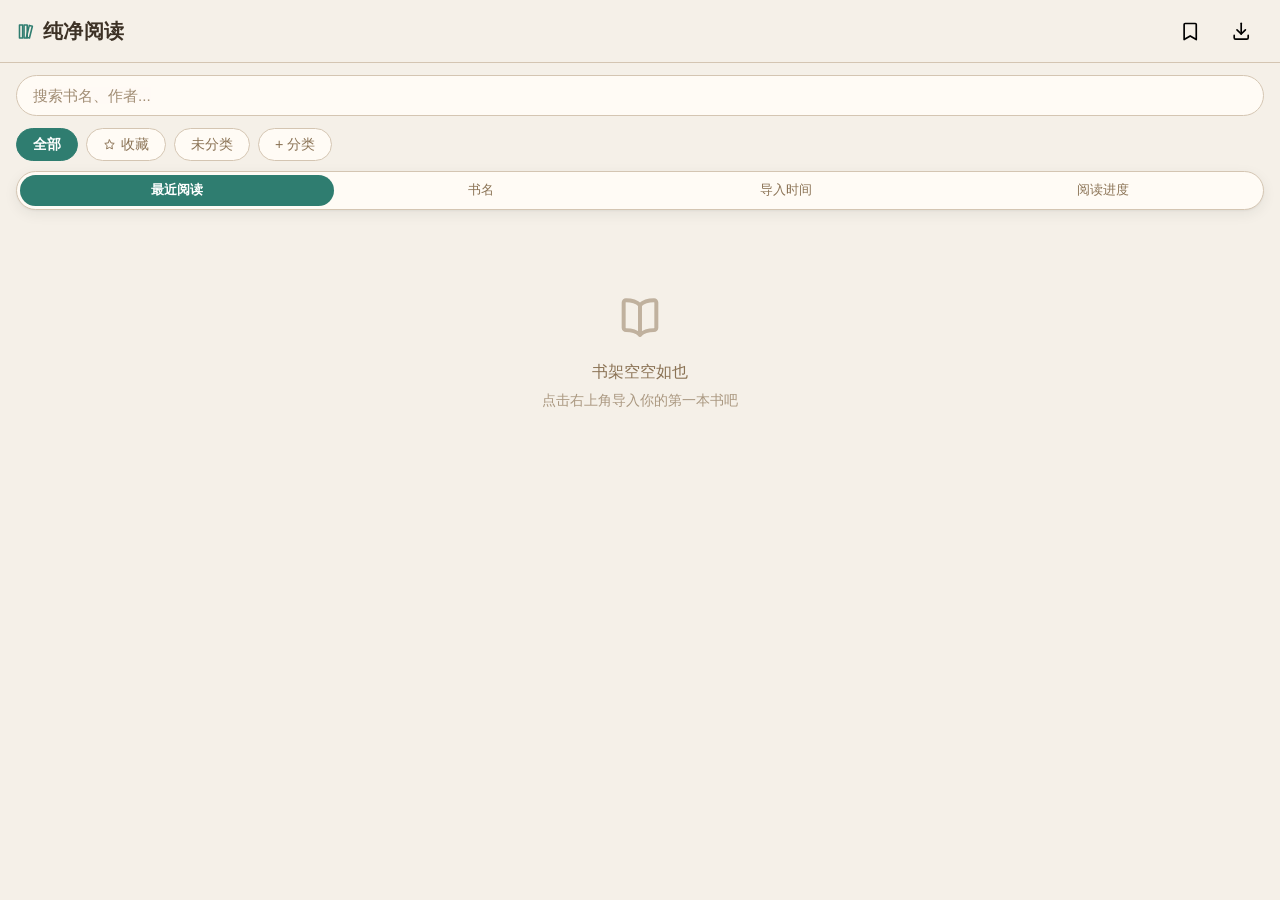
<file: index.html>
<!DOCTYPE html>
<html lang="zh-CN">
<head>
  <meta charset="UTF-8">
  <meta name="viewport" content="width=device-width, initial-scale=1.0, maximum-scale=1.0, user-scalable=no, viewport-fit=cover">
  <meta name="apple-mobile-web-app-capable" content="yes">
  <meta name="apple-mobile-web-app-status-bar-style" content="default">
  <meta name="apple-mobile-web-app-title" content="纯净阅读">
  <meta name="theme-color" content="#2f7d70">
  <title>纯净阅读</title>
  <link rel="manifest" href="./manifest.json">
  <link rel="apple-touch-icon" sizes="180x180" href="./icons/icon-180.png">
  <link rel="icon" type="image/png" sizes="192x192" href="./icons/icon-192.png">
  <link rel="stylesheet" href="./css/style.css">
  <link rel="stylesheet" href="./css/shelf.css">
  <link rel="stylesheet" href="./css/reader.css">
</head>
<body>
  <!-- 应用容器 -->
  <div id="app">
    <!-- 书架页面 -->
    <div id="page-shelf" class="page active">
      <header class="shelf-header">
        <h1><span class="brand-mark" data-icon="library" data-icon-size="21"></span><span>纯净阅读</span></h1>
        <div class="header-actions">
          <button id="btn-bookmarks" class="btn-icon" data-icon="bookmark" data-icon-size="22" title="我的书签" aria-label="我的书签"></button>
          <button id="btn-import" class="btn-icon" data-icon="import" data-icon-size="22" title="导入书籍" aria-label="导入书籍"></button>
        </div>
      </header>

      <!-- 搜索栏 -->
      <div class="search-bar">
        <input type="text" id="search-input" placeholder="搜索书名、作者..." autocomplete="off">
        <button id="btn-search-clear" class="btn-clear" style="display:none" data-icon="close" data-icon-size="15" aria-label="清空搜索"></button>
      </div>

      <!-- 分类标签 -->
      <div class="category-tabs" id="category-tabs">
        <button class="cat-tab active" data-cat="all">全部</button>
        <button class="cat-tab" data-cat="favorites"><span class="tab-icon" data-icon="star" data-icon-size="15"></span>收藏</button>
        <button class="cat-tab" data-cat="uncategorized">未分类</button>
      </div>

      <!-- 排序方式（由 js/shelf.js 接管，样式见 css/shelf.css） -->
      <div class="sort-tabs" id="sort-tabs">
        <button class="sort-btn active" data-sort="recent">最近阅读</button>
        <button class="sort-btn" data-sort="title">书名</button>
        <button class="sort-btn" data-sort="added">导入时间</button>
        <button class="sort-btn" data-sort="progress">阅读进度</button>
      </div>

      <!-- 书籍列表 -->
      <div class="book-grid" id="book-grid">
        <div class="empty-state">
          <div class="empty-icon" data-icon="openBook" data-icon-size="62"></div>
          <p>书架空空如也</p>
          <p class="empty-hint">点击右上角导入你的第一本书吧</p>
        </div>
      </div>

      <!-- 导入面板 -->
      <div class="import-panel" id="import-panel" style="display:none">
        <div class="import-overlay"></div>
        <div class="import-dialog">
          <h3>导入书籍</h3>
          <div class="import-options">
            <label class="import-btn">
              <span class="import-btn-icon" data-icon="file" data-icon-size="19"></span>选择文件
              <input type="file" id="file-input" accept=".txt,.epub,.pdf,.docx,.zip,.mobi,.azw3" multiple hidden>
            </label>
            <label class="import-btn" id="btn-zip">
              <span class="import-btn-icon" data-icon="archive" data-icon-size="19"></span>压缩包（自动解压）
              <input type="file" id="zip-input" accept=".zip" multiple hidden>
            </label>
          </div>
          <p class="import-hint">支持 TXT / EPUB / PDF / DOCX / ZIP</p>
          <button class="btn-close" id="btn-import-close">关闭</button>
          <div class="import-progress" id="import-progress" style="display:none">
            <div class="progress-bar"><div class="progress-fill" id="progress-fill"></div></div>
            <p id="progress-text"></p>
          </div>
        </div>
      </div>
    </div>

    <!-- 阅读器页面 -->
    <div id="page-reader" class="page">
      <header class="reader-header" id="reader-header">
        <button id="btn-back" class="btn-icon btn-back" data-icon="chevronLeft" data-icon-size="26" aria-label="返回书架"></button>
        <span class="reader-title sr-only" id="reader-title">书名</span>
        <div class="header-right">
          <button id="btn-bookmark" class="btn-icon" data-icon="bookmark" data-icon-size="21" aria-label="书签"></button>
          <button id="btn-reader-menu" class="btn-icon" data-icon="menu" data-icon-size="22" aria-label="阅读设置"></button>
        </div>
      </header>

      <div class="reader-content" id="reader-content">
        <div class="paged-inner" id="paged-inner">
          <div class="reader-loading">加载中...</div>
        </div>
      </div>

      <!-- 左右翻页时的点击区域提示（仅翻页模式显示） -->
      <div class="tap-zones" id="tap-zones">
        <div class="tap-zone tap-prev" data-dir="-1"></div>
        <div class="tap-zone tap-center" data-dir="0"></div>
        <div class="tap-zone tap-next" data-dir="1"></div>
      </div>

      <footer class="reader-footer" id="reader-footer">
        <!-- 进度信息不再单独占一行（用户反馈太占高度）。
             保留为读屏软件可读的状态播报，视觉上不占空间。 -->
        <div class="sr-only" aria-live="polite">
          <span id="progress-text-bottom">0%</span>
        </div>

        <!-- 第一行：上一章 ｜ 进度条 ｜ 下一章 -->
        <div class="foot-nav">
          <button id="btn-prev-chapter" class="nav-text-btn">上一章</button>
          <input type="range" id="chapter-slider" class="chapter-slider"
                 min="0" max="0" value="0" step="1" aria-label="阅读进度">
          <button id="btn-next-chapter" class="nav-text-btn">下一章</button>
        </div>

        <!-- 第二行：目录 / 白天 / 阅读设置 -->
        <div class="foot-tools">
          <button id="btn-toc" class="tool-btn" aria-label="目录">
            <span data-icon="toc" data-icon-class="tool-icon"></span>
            <span>目录</span>
          </button>
          <button id="btn-daynight" class="tool-btn" aria-label="切换白天/夜间">
            <span data-icon="sun" data-icon-class="tool-icon icon-sun"></span>
            <span data-icon="moon" data-icon-class="tool-icon icon-moon"></span>
            <span id="daynight-label">白天</span>
          </button>
          <button id="btn-reader-settings" class="tool-btn" aria-label="阅读设置">
            <span data-icon="settings" data-icon-class="tool-icon"></span>
            <span>阅读设置</span>
          </button>
        </div>
      </footer>

      <!-- 阅读器菜单面板 -->
      <div class="reader-menu" id="reader-menu" style="display:none">
        <div class="menu-overlay"></div>
        <div class="menu-dialog">
          <h3>阅读设置</h3>
          <div class="menu-section">
            <label>翻页方式</label>
            <div class="theme-options" id="pagemode-options">
              <button class="theme-btn mode-btn active" data-mode="paged">左右翻页</button>
              <button class="theme-btn mode-btn" data-mode="scroll">上下滚动</button>
            </div>
          </div>
          <!-- 翻页动画（由 js/reader.js 接管，样式见 css/reader.css） -->
          <div class="menu-section">
            <label>翻页动画</label>
            <div class="theme-options" id="anim-options">
              <button class="theme-btn anim-btn" data-anim="slide">平移</button>
              <button class="theme-btn anim-btn active" data-anim="cover">覆盖</button>
              <button class="theme-btn anim-btn" data-anim="flip">仿真</button>
              <button class="theme-btn anim-btn" data-anim="none">无</button>
            </div>
          </div>
          <div class="menu-section">
            <label>字号</label>
            <input type="range" id="font-size-slider" min="14" max="28" value="18">
            <span id="font-size-label">18px</span>
          </div>
          <div class="menu-section">
            <label>背景</label>
            <div class="theme-options" id="theme-options">
              <button class="theme-btn active" data-theme="warm">暖黄</button>
              <button class="theme-btn" data-theme="white">纯白</button>
              <button class="theme-btn" data-theme="dark">夜间</button>
              <button class="theme-btn" data-theme="green">护眼绿</button>
            </div>
          </div>
          <div class="menu-section">
            <label>行间距</label>
            <input type="range" id="line-height-slider" min="1.4" max="2.8" step="0.2" value="1.8">
            <span id="line-height-label">1.8</span>
          </div>
          <button class="btn-close" id="btn-menu-close">关闭</button>
        </div>
      </div>

      <!-- 目录 / 书摘 弹窗 -->
      <div class="toc-panel" id="toc-panel" style="display:none">
        <div class="toc-overlay" id="toc-overlay"></div>
        <div class="toc-drawer">
          <div class="toc-head">
            <div class="toc-cover" id="toc-cover" data-icon="book" data-icon-size="28"></div>
            <div class="toc-book-title" id="toc-book-title"></div>
          </div>

          <div class="toc-tabs" id="toc-tabs">
            <button class="toc-tab active" data-tab="chapters">目录</button>
            <button class="toc-tab" data-tab="marks">书摘</button>
          </div>

          <div class="toc-meta" id="toc-meta">
            <span id="toc-count">共 0 章</span>
            <button id="btn-toc-order" class="toc-order-btn"><span data-icon="sort" data-icon-size="15"></span><span id="toc-order-label">倒序</span></button>
          </div>

          <div class="toc-list" id="toc-list"></div>
        </div>
      </div>
    </div>

    <!-- 书签页面 -->
    <div id="page-bookmarks" class="page">
      <header class="shelf-header">
        <button id="btn-bookmarks-back" class="btn-icon back-text-btn"><span data-icon="arrowLeft" data-icon-size="18"></span><span>返回</span></button>
        <h1><span class="brand-mark" data-icon="bookmark" data-icon-size="19"></span><span>书签</span></h1>
      </header>
      <div class="bookmark-list" id="bookmark-list">
        <div class="empty-state">
          <p>暂无书签</p>
        </div>
      </div>
    </div>
  </div>

  <!-- JS 库（本地自托管，无需外网） -->
  <script src="./lib/jszip.min.js"></script>
  <script src="./lib/pdf.min.js"></script>
  <script src="./lib/mammoth.browser.min.js"></script>

  <!-- 应用脚本（icons.js 必须最先加载：其它脚本会用到 icon()） -->
  <script src="./js/icons.js"></script>
  <script src="./js/storage.js"></script>
  <script src="./js/parser.js"></script>
  <script src="./js/shelf.js"></script>
  <script src="./js/reader.js"></script>
  <script src="./js/app.js"></script>
</body>
</html>
</file>
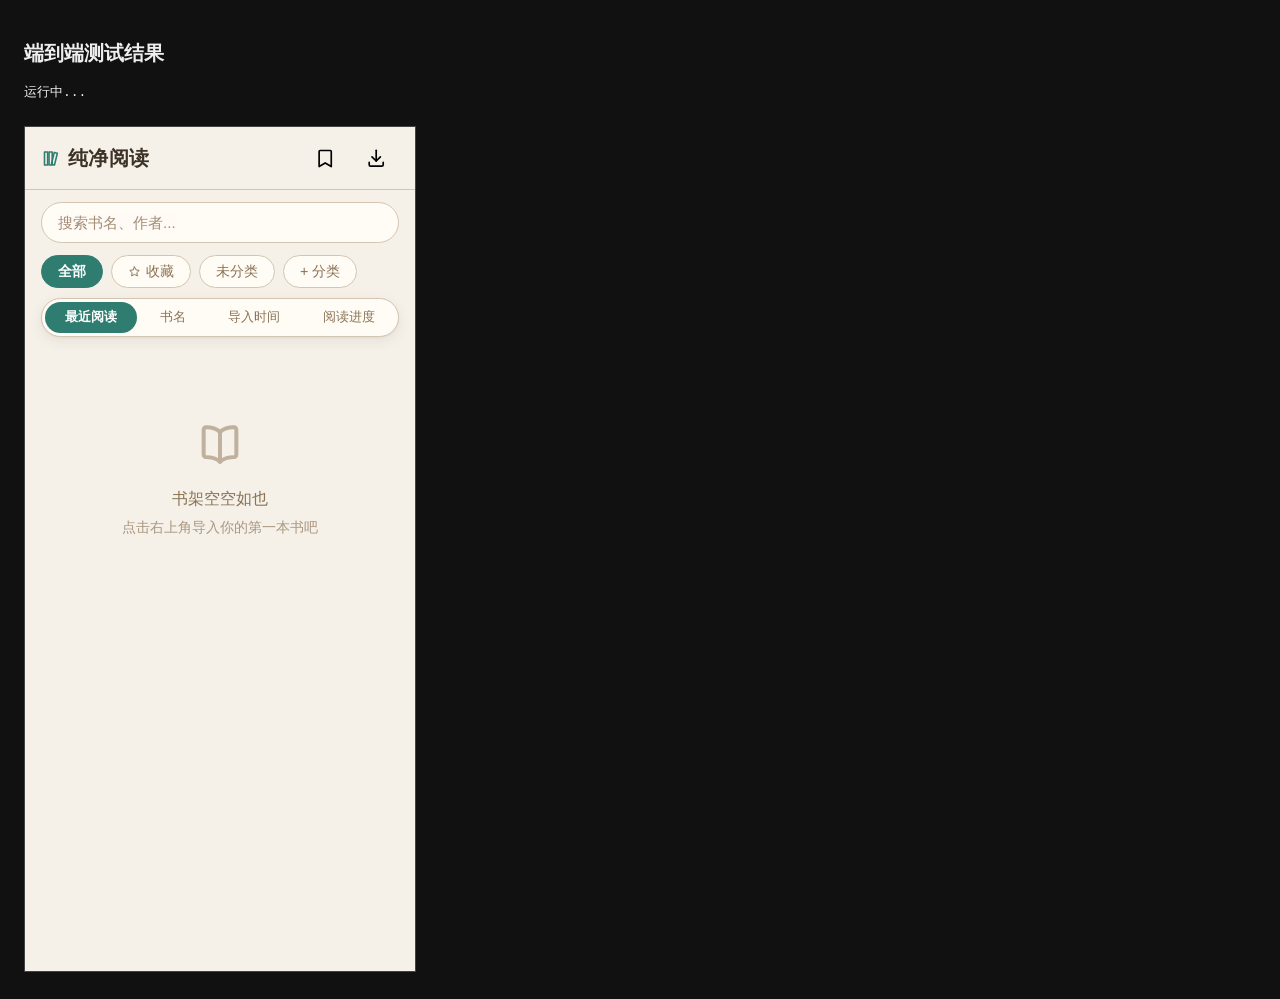
<file: test-e2e.html>
<!DOCTYPE html>
<html lang="zh-CN">
<head>
<meta charset="UTF-8">
<title>E2E 测试</title>
<style>
  body { font-family: monospace; padding: 16px; background:#111; color:#eee; }
  .pass { color:#4ade80; }
  .fail { color:#f87171; font-weight:bold; }
  pre { white-space: pre-wrap; }
</style>
</head>
<body>
<h2>端到端测试结果</h2>
<pre id="out">运行中...</pre>
<iframe id="app" src="./index.html" style="width:390px;height:844px;border:1px solid #444;margin-top:12px"></iframe>
<script>
const out = document.getElementById('out');
const lines = [];
let pass = 0, fail = 0;

function ok(name, cond, extra) {
  if (cond) { lines.push('  [PASS] ' + name); pass++; }
  else { lines.push('  [FAIL] ' + name + (extra ? ' -> ' + extra : '')); fail++; }
}

function report() {
  lines.push('');
  lines.push('========== 通过 ' + pass + ' 项 / 失败 ' + fail + ' 项 ==========');
  out.textContent = lines.join('\n');
  out.setAttribute('data-done', '1');
  out.setAttribute('data-pass', String(pass));
  out.setAttribute('data-fail', String(fail));
}

const iframe = document.getElementById('app');

iframe.addEventListener('load', () => {
  setTimeout(runTests, 2500);
});

function runTests() {
  let W;
  try {
    W = iframe.contentWindow;
    lines.push('=== 1. 应用启动 ===');
    ok('iframe 可访问', !!W);
    ok('全局函数 initApp 已加载', typeof W.initApp === 'function');
    ok('全局函数 openDB 已加载', typeof W.openDB === 'function');
    ok('全局函数 parseTxt 已加载', typeof W.parseTxt === 'function');
    ok('全局函数 navigateTo 已加载', typeof W.navigateTo === 'function');
    ok('全局函数 renderBooks 已加载', typeof W.renderBooks === 'function');
    ok('全局函数 loadBook 已加载', typeof W.loadBook === 'function');

    lines.push('');
    lines.push('=== 2. 第三方库加载 ===');
    ok('JSZip 已加载', typeof W.JSZip === 'function' || typeof W.JSZip === 'object');
    ok('pdfjsLib 已加载', typeof W.pdfjsLib === 'object' && !!W.pdfjsLib);
    ok('mammoth 已加载', typeof W.mammoth === 'object' && !!W.mammoth);

    lines.push('');
    lines.push('=== 3. pdf.js worker 配置 ===');
    const ws = W.pdfjsLib && W.pdfjsLib.GlobalWorkerOptions && W.pdfjsLib.GlobalWorkerOptions.workerSrc;
    ok('workerSrc 已设置', !!ws, String(ws));
    ok('workerSrc 指向本地', String(ws).indexOf('./lib/pdf.worker.min.js') === 0, String(ws));

    lines.push('');
    lines.push('=== 4. 页面结构 ===');
    const doc = W.document;
    ok('书架页存在且激活', !!doc.getElementById('page-shelf') && doc.getElementById('page-shelf').classList.contains('active'));
    ok('阅读器页存在', !!doc.getElementById('page-reader'));
    ok('书签页存在', !!doc.getElementById('page-bookmarks'));
    ok('导入面板存在', !!doc.getElementById('import-panel'));
    ok('书签按钮存在', !!doc.getElementById('btn-bookmarks'));
    ok('ZIP 按钮是 label（可点击）', doc.getElementById('btn-zip') && doc.getElementById('btn-zip').tagName === 'LABEL');

    lines.push('');
    lines.push('=== 5. 初始化副作用 ===');
    const grid = doc.getElementById('book-grid');
    ok('书架已渲染（非初始骨架）', grid && grid.children.length > 0, grid ? grid.children.length + ' 个子元素' : 'null');
    ok('空书架提示已显示', grid && grid.textContent.indexOf('书架空空如也') !== -1);
    ok('主题类已应用', /theme-/.test(doc.body.className), doc.body.className);

    lines.push('');
    lines.push('=== 6. 核心逻辑在真实环境运行 ===');
    ok('格式识别 txt', W.getFileFormat('a.txt') === 'txt');
    ok('格式识别 epub', W.getFileFormat('a.epub') === 'epub');
    ok('书名提取', W.extractTitle('【精校】三体.txt') === '三体', W.extractTitle('【精校】三体.txt'));
    ok('HTML 转义生效', W.escapeHtml('<img src=x onerror=1>').indexOf('&lt;') !== -1);

    lines.push('');
    lines.push('=== 7. 页面路由 ===');
    try {
      W.navigateTo('bookmarks');
      ok('可切换到书签页', doc.getElementById('page-bookmarks').classList.contains('active'));
      W.navigateTo('shelf');
      ok('可切回书架页', doc.getElementById('page-shelf').classList.contains('active'));
    } catch (e) {
      ok('页面路由无异常', false, e.message);
    }

    lines.push('');
    lines.push('=== 8. IndexedDB ===');
    ok('IndexedDB 可用（真实读写见下方）', typeof W.indexedDB === 'object' && !!W.indexedDB);

    // 异步：真实写入读出
    (async () => {
      try {
        const id = W.generateId();
        const testBook = {
          id, title: 'E2E测试书', author: '', format: 'txt',
          fileData: new Blob(['第一章 测试\n正文内容'], { type: 'text/plain' }),
          favorite: false, category: '', addedAt: Date.now(),
          lastReadAt: null, progress: 0, currentChapter: 0
        };
        await W.saveBook(testBook);
        const got = await W.getBook(id);
        ok('书籍可写入并读回', !!got && got.title === 'E2E测试书');

        const bm = {
          id: W.generateId(), bookId: id, bookTitle: 'E2E测试书',
          chapterIndex: 0, chapterTitle: '第一章', scrollPosition: 0,
          preview: '测试', createdAt: Date.now()
        };
        await W.saveBookmark(bm);
        const bms = await W.getBookmarks(id);
        ok('书签可写入并读回', bms.length === 1 && bms[0].bookTitle === 'E2E测试书');

        // 清理
        await W.deleteBook(id);
        const after = await W.getBook(id);
        ok('删除书籍成功', !after);
        const bmsAfter = await W.getBookmarks(id);
        ok('删除书籍时级联删除书签', bmsAfter.length === 0);

        // 真实解析 TXT
        const fakeFile = { text: async () => '第一章 甲\n内容一\n第二章 乙\n内容二' };
        const parsed = await W.parseTxt(fakeFile);
        ok('真实环境解析 TXT 分章', parsed.chapters.length === 2, parsed.chapters.length + ' 章');

        // 真实解压 ZIP
        const zip = new W.JSZip();
        zip.file('小说A.txt', '第一章 测试\n内容');
        zip.file('小说B.txt', '没有任何章节标记的文本');
        zip.file('封面.png', 'not-a-real-png');
        const blob = await zip.generateAsync({ type: 'blob' });
        const zipFile = new File([blob], 'books.zip', { type: 'application/zip' });
        const extracted = await W.extractZip(zipFile, () => {});
        ok('真实解压 ZIP 并筛选小说', extracted.length === 2, '解出 ' + extracted.length + ' 个可读文件');
        ok('ZIP 中非小说文件被过滤', extracted.every(f => /\.txt$/.test(f.name)));

        /* ===== 9. 左右翻页（在真实浏览器布局下验证）=====
           这一段是 jsdom 测不了的：多列排版需要浏览器的布局引擎。
           在这里能真正验证"每页是否正好一屏"。 */
        lines.push('');
        lines.push('=== 9. 左右翻页（真实布局） ===');

        const paras = [];
        for (let i = 0; i < 80; i++) {
          paras.push('第' + (i + 1) + '段：这是一段用于测试分页的正文内容，需要足够长才能撑出多页来。');
        }
        const pagedBook = {
          id: W.generateId(), title: '分页测试书', format: 'txt',
          fileData: new File(['第一章 分页测试\n' + paras.join('\n')], 'p.txt', { type: 'text/plain' }),
          currentChapter: 0, currentPage: 0
        };

        W.navigateTo('reader');
        await W.loadBook(pagedBook);
        await new Promise(r => setTimeout(r, 500));

        const inner = doc.getElementById('paged-inner');
        const view = doc.getElementById('reader-content');
        const footer = () => doc.getElementById('progress-text-bottom').textContent;

        ok('进入翻页模式', view.classList.contains('paged'));
        ok('视口尺寸有效', view.clientWidth > 100 && view.clientHeight > 100,
           view.clientWidth + 'x' + view.clientHeight);
        ok('正文已排成多列', inner.style.columnWidth !== '', inner.style.columnWidth);
        ok('内容总宽超过一屏（说明确实分成多页）',
           inner.scrollWidth > view.clientWidth,
           'scrollWidth=' + inner.scrollWidth + ' vs clientWidth=' + view.clientWidth);
        ok('底部显示页码', /\/\d+页/.test(footer()), footer());

        const tfBefore = inner.style.transform;
        await W.turnPage(1);
        await new Promise(r => setTimeout(r, 350));
        ok('翻页后位置发生变化', inner.style.transform !== tfBefore,
           tfBefore + ' -> ' + inner.style.transform);

        await W.turnPage(-1);
        await new Promise(r => setTimeout(r, 350));
        ok('能翻回上一页', inner.style.transform === tfBefore, inner.style.transform);

        await W.setPageMode('scroll');
        await new Promise(r => setTimeout(r, 250));
        ok('切到上下滚动模式', !view.classList.contains('paged'));
        ok('滚动模式下正文可滚动', getComputedStyle(view).overflowY !== 'hidden',
           getComputedStyle(view).overflowY);

        await W.setPageMode('paged');
        await new Promise(r => setTimeout(r, 350));
        ok('切回左右翻页模式', view.classList.contains('paged'));

        W.navigateTo('shelf');
        await new Promise(r => setTimeout(r, 200));
      } catch (e) {
        ok('IndexedDB / 解析流程无异常', false, e.message);
      }
      report();
    })();

  } catch (e) {
    lines.push('[FATAL] ' + e.message);
    fail++;
    report();
  }
}

// 兜底：30 秒后无论如何输出结果
setTimeout(() => {
  if (!out.getAttribute('data-done')) {
    lines.push('[TIMEOUT] 测试未在预期时间完成');
    report();
  }
}, 30000);
</script>
</body>
</html>
</file>
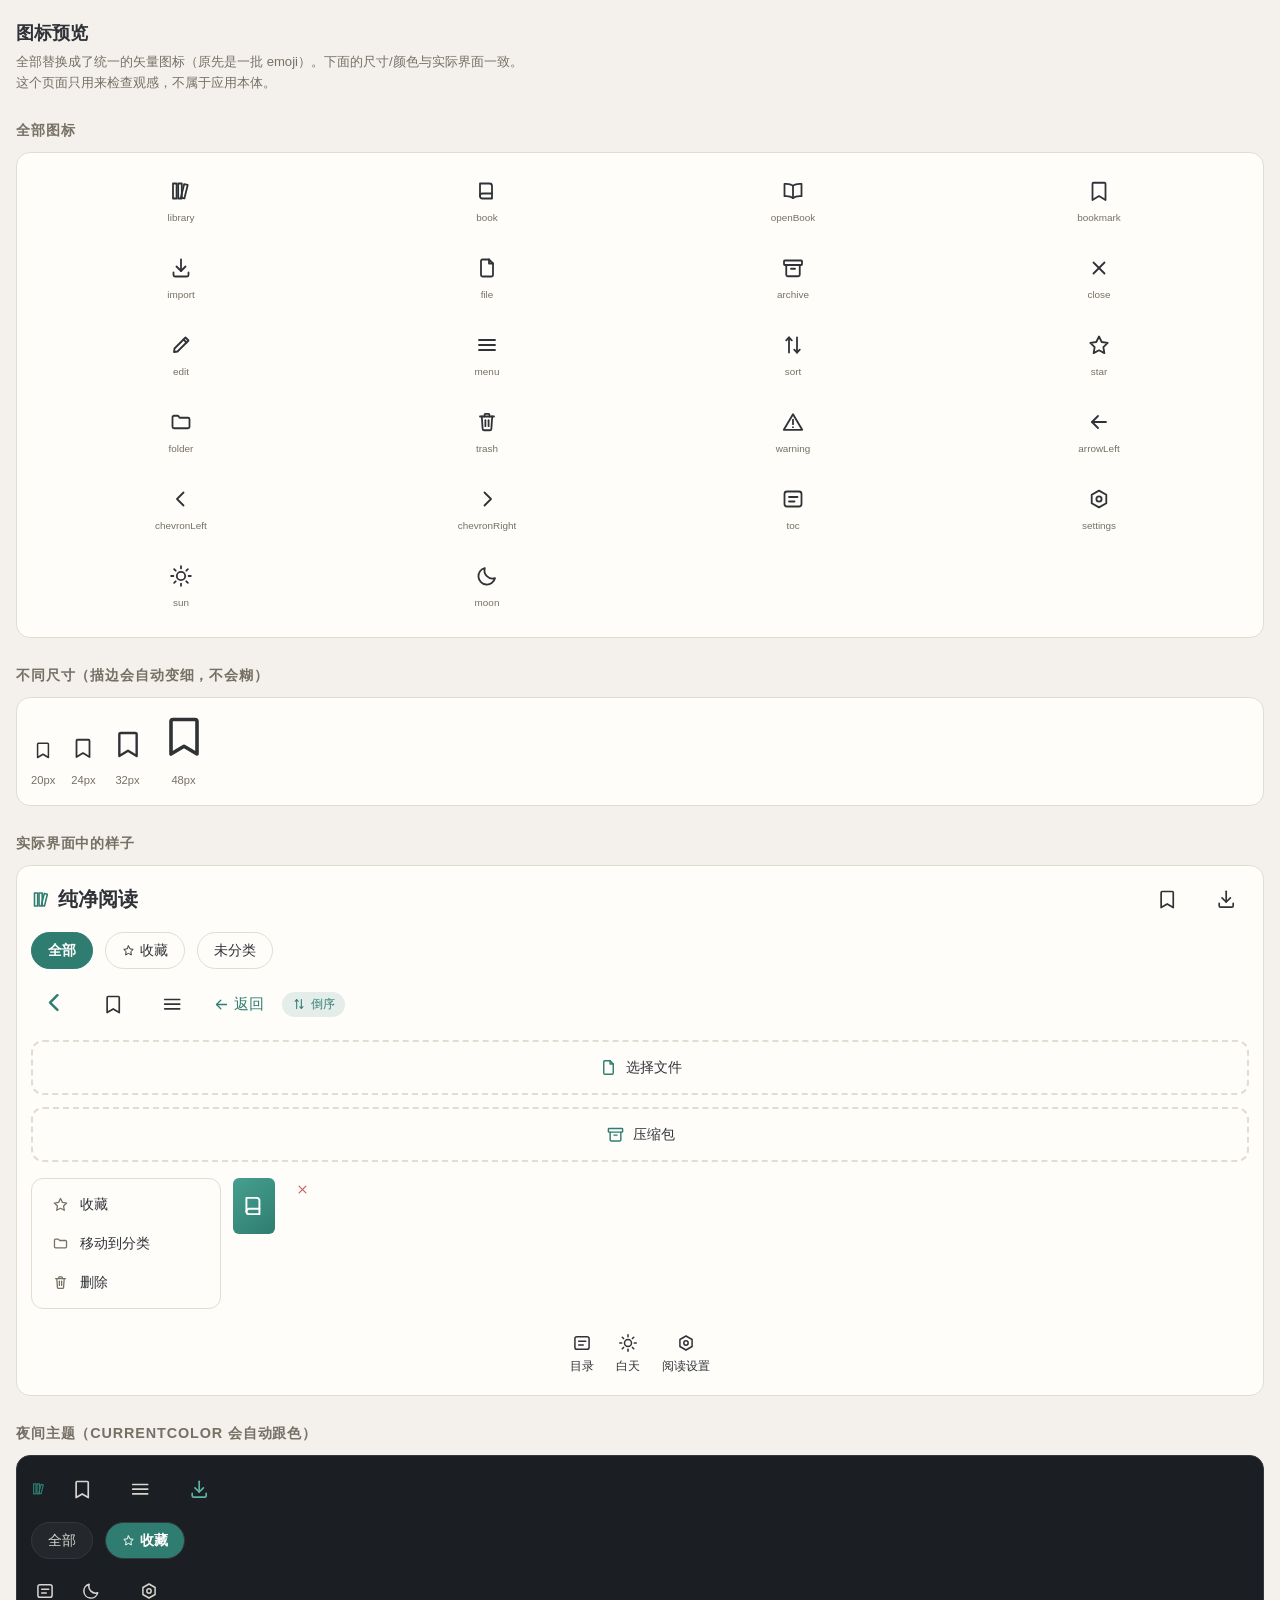
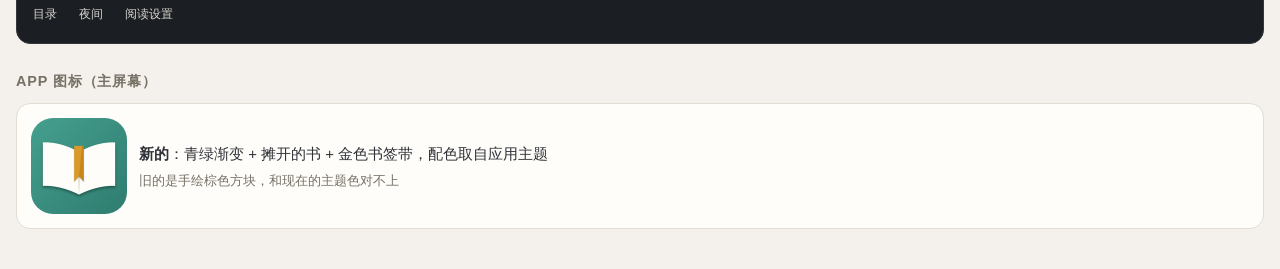
<file: tools/icons-preview.html>
<!DOCTYPE html>
<html lang="zh-CN">
<head>
<meta charset="UTF-8">
<meta name="viewport" content="width=device-width, initial-scale=1.0, viewport-fit=cover">
<title>图标预览 · 纯净阅读</title>
<style>
  :root {
    --bg:#f4f1ec; --bg-card:#fffdfa; --text:#2f3237; --text-secondary:#767065;
    --border:#e2dcd2; --accent:#2f7d70; --accent-light:#46a08f;
    --accent-contrast:#fff; --accent-soft:rgba(47,125,112,.12); --radius:14px;
  }
  * { box-sizing:border-box; }
  body {
    margin:0; padding:18px 16px 40px; background:var(--bg); color:var(--text);
    font:15px/1.6 -apple-system,BlinkMacSystemFont,"PingFang SC","Microsoft YaHei",sans-serif;
    -webkit-text-size-adjust:100%;
  }
  h1 { font-size:1.15rem; margin:0 0 4px; }
  .sub { color:var(--text-secondary); font-size:.82rem; margin:0 0 20px; }
  h2 { font-size:.9rem; color:var(--text-secondary); font-weight:600;
       margin:26px 0 10px; text-transform:uppercase; letter-spacing:.06em; }
  .card { background:var(--bg-card); border:1px solid var(--border);
          border-radius:var(--radius); padding:14px; }
  .grid { display:grid; grid-template-columns:repeat(4,1fr); gap:6px; }
  .cell { display:flex; flex-direction:column; align-items:center; gap:7px;
          padding:12px 4px; border-radius:10px; }
  .cell span { font-size:.62rem; color:var(--text-secondary); word-break:break-all; text-align:center; }
  .cell svg { color:var(--text); }
  .row { display:flex; align-items:center; gap:12px; flex-wrap:wrap; }
  .btn-icon { font-size:1.4rem; padding:8px 12px; border:0; background:transparent;
              color:var(--text); border-radius:8px; }
  .btn-icon svg { width:1em; height:1em; display:block; }
  .btn-back { font-size:1.7rem; color:var(--accent); padding:0 10px 3px;
              display:inline-flex; align-items:center; border:0; background:transparent; }
  .btn-back svg { width:1em; height:1em; stroke-width:2.2; display:block; }
  .cat-tab { flex:0 0 auto; padding:6px 16px; border-radius:999px; font-size:.9rem;
             background:var(--bg-card); border:1px solid var(--border); color:var(--text); }
  .cat-tab.active { background:var(--accent); color:var(--accent-contrast); border-color:var(--accent); font-weight:600; }
  .tab-icon { display:inline-flex; align-items:center; margin-right:5px; vertical-align:-.12em; }
  .tab-icon svg { width:13px; height:13px; display:block; }
  .import-btn { display:flex; align-items:center; justify-content:center; gap:8px; padding:16px;
                border:2px dashed var(--border); border-radius:12px; font-size:.9rem;
                background:transparent; color:var(--text); width:100%; }
  .import-btn-icon svg { width:19px; height:19px; display:block; color:var(--accent); }
  .toc-order-btn { font-size:.78rem; color:var(--accent); padding:4px 10px; border-radius:14px;
                   background:var(--accent-soft); display:inline-flex; align-items:center; gap:5px;
                   border:0; }
  .toc-order-btn svg { width:14px; height:14px; display:block; }
  .ctx { background:var(--bg-card); border:1px solid var(--border); border-radius:12px;
         padding:6px; width:190px; }
  .context-menu-item { display:flex; align-items:center; gap:11px; width:100%; padding:10px 14px;
                       border:0; background:transparent; border-radius:8px; font-size:.9rem;
                       color:var(--text); text-align:left; }
  .context-menu-item svg { width:17px; height:17px; display:block; flex-shrink:0; color:var(--text-secondary); }
  .toc-cover { width:42px; height:56px; border-radius:6px; display:flex; align-items:center;
               justify-content:center; color:#fff;
               background:linear-gradient(140deg,var(--accent-light),var(--accent)); }
  .toc-cover svg { width:26px; height:26px; display:block; }
  .bookmark-delete { font-size:1.1rem; padding:4px 8px; color:#c75b5b; border:0; background:transparent; }
  .bookmark-delete svg { width:15px; height:15px; display:block; }
  .back-text-btn { display:inline-flex; align-items:center; gap:4px; font-size:.95rem;
                   color:var(--accent); border:0; background:transparent; }
  .back-text-btn svg { width:17px; height:17px; display:block; }
  .brand-mark { display:inline-flex; align-items:center; color:var(--accent); }
  .brand-mark svg { width:1.05em; height:1.05em; display:block; }
  .shelf-header { display:flex; align-items:center; justify-content:space-between; }
  .shelf-header h1 { display:flex; align-items:center; gap:6px; font-size:1.25rem; margin:0; }
  .tool-row { display:flex; gap:18px; justify-content:center; }
  .tool-btn { display:flex; flex-direction:column; align-items:center; gap:6px;
              font-size:.74rem; color:var(--text); border:0; background:transparent; padding:6px 2px; }
  .tool-icon { width:20px; height:20px; display:block; }
  .dark { background:#1b1e22; color:#d8d5d0; border-color:#33383e; }
  .dark .sub, .dark small { color:#9aa0a6; }
  .dark .cell svg { color:#d8d5d0; }
  .dark .cat-tab { background:#24282d; color:#d8d5d0; border-color:#33383e; }
  .dark .cat-tab.active { background:var(--accent); color:#fff; }
  .sizes { display:flex; align-items:flex-end; gap:16px; }
  .sizes > div { text-align:center; }
  small { color:var(--text-secondary); font-size:.7rem; }
</style>
</head>
<body>
<h1>图标预览</h1>
<p class="sub">全部替换成了统一的矢量图标（原先是一批 emoji）。下面的尺寸/颜色与实际界面一致。<br>
这个页面只用来检查观感，不属于应用本体。</p>

<h2>全部图标</h2>
<div class="card"><div class="grid" id="all"></div></div>

<h2>不同尺寸（描边会自动变细，不会糊）</h2>
<div class="card">
  <div class="sizes">
    <div><div id="s20"></div><small>20px</small></div>
    <div><div id="s24"></div><small>24px</small></div>
    <div><div id="s32"></div><small>32px</small></div>
    <div><div id="s48"></div><small>48px</small></div>
  </div>
</div>

<h2>实际界面中的样子</h2>
<div class="card">
  <div class="shelf-header">
    <h1><span class="brand-mark" data-icon="library" data-icon-size="21"></span><span>纯净阅读</span></h1>
    <div class="row">
      <button class="btn-icon" data-icon="bookmark" data-icon-size="22"></button>
      <button class="btn-icon" data-icon="import" data-icon-size="22"></button>
    </div>
  </div>
  <div class="row" style="margin-top:14px">
    <span class="cat-tab active">全部</span>
    <span class="cat-tab"><span class="tab-icon" data-icon="star" data-icon-size="15"></span>收藏</span>
    <span class="cat-tab">未分类</span>
  </div>
  <div class="row" style="margin-top:16px">
    <button class="btn-back" data-icon="chevronLeft" data-icon-size="26"></button>
    <button class="btn-icon" data-icon="bookmark" data-icon-size="21"></button>
    <button class="btn-icon" data-icon="menu" data-icon-size="22"></button>
    <button class="back-text-btn"><span data-icon="arrowLeft" data-icon-size="18"></span><span>返回</span></button>
    <button class="toc-order-btn"><span data-icon="sort" data-icon-size="15"></span><span>倒序</span></button>
  </div>
  <div class="row" style="margin-top:16px">
    <button class="import-btn"><span class="import-btn-icon" data-icon="file" data-icon-size="19"></span>选择文件</button>
    <button class="import-btn"><span class="import-btn-icon" data-icon="archive" data-icon-size="19"></span>压缩包</button>
  </div>
  <div class="row" style="margin-top:16px; align-items:flex-start">
    <div class="ctx">
      <button class="context-menu-item"><span data-icon="star" data-icon-size="17"></span><span>收藏</span></button>
      <button class="context-menu-item"><span data-icon="folder" data-icon-size="17"></span><span>移动到分类</span></button>
      <button class="context-menu-item"><span data-icon="trash" data-icon-size="17"></span><span>删除</span></button>
    </div>
    <div class="toc-cover"><span data-icon="book" data-icon-size="28"></span></div>
    <button class="bookmark-delete" data-icon="close" data-icon-size="15"></button>
  </div>
  <div class="tool-row" style="margin-top:18px">
    <button class="tool-btn"><span data-icon="toc" data-icon-class="tool-icon"></span><span>目录</span></button>
    <button class="tool-btn"><span data-icon="sun" data-icon-class="tool-icon icon-sun"></span><span>白天</span></button>
    <button class="tool-btn"><span data-icon="settings" data-icon-class="tool-icon"></span><span>阅读设置</span></button>
  </div>
</div>

<h2>夜间主题（currentColor 会自动跟色）</h2>
<div class="card dark">
  <div class="row">
    <span class="brand-mark" data-icon="library" data-icon-size="21"></span>
    <button class="btn-icon" data-icon="bookmark" data-icon-size="22" style="color:#d8d5d0"></button>
    <button class="btn-icon" data-icon="menu" data-icon-size="22" style="color:#d8d5d0"></button>
    <button class="btn-icon" data-icon="import" data-icon-size="22" style="color:#5fb3a3"></button>
  </div>
  <div class="row" style="margin-top:14px">
    <span class="cat-tab">全部</span>
    <span class="cat-tab active"><span class="tab-icon" data-icon="star" data-icon-size="15"></span>收藏</span>
  </div>
  <div class="tool-row" style="margin-top:16px; justify-content:flex-start">
    <button class="tool-btn" style="color:#d8d5d0"><span data-icon="toc" data-icon-class="tool-icon"></span><span>目录</span></button>
    <button class="tool-btn" style="color:#d8d5d0"><span data-icon="moon" data-icon-class="tool-icon icon-moon"></span><span>夜间</span></button>
    <button class="tool-btn" style="color:#d8d5d0"><span data-icon="settings" data-icon-class="tool-icon"></span><span>阅读设置</span></button>
  </div>
</div>

<h2>App 图标（主屏幕）</h2>
<div class="card row">
  <img src="../icons/icon-192.png" width="96" height="96" alt="App 图标" style="border-radius:22px">
  <div>
    <div><strong>新的</strong>：青绿渐变 + 摊开的书 + 金色书签带，配色取自应用主题</div>
    <div class="sub" style="margin:4px 0 0">旧的是手绘棕色方块，和现在的主题色对不上</div>
  </div>
</div>

<script src="../js/icons.js"></script>
<script>
  // 把图标库里所有图标列出来
  const all = document.getElementById('all');
  all.innerHTML = Object.keys(ICON_PATHS).map(n =>
    `<div class="cell">${icon(n, { size: 24 })}<span>${n}</span></div>`).join('');

  // 不同尺寸用同一个图标对比
  for (const s of [20, 24, 32, 48]) {
    document.getElementById('s' + s).innerHTML = icon('bookmark', { size: s });
  }

  initIcons();
</script>
</body>
</html>
</file>
<file: css/style.css>
/* ========== 全局样式 ========== */
/* 配色：暖中性纸感底 + 墨色文字 + 玉青强调色（取代原来偏土的棕黄）。
   强调色同时会被用作"文字色"（如导入按钮）和"按钮底色"（如分类/排序选中），
   所以额外提供 --accent-contrast 作为强调色底上的前景色。 */
:root {
  --bg: #f4f1ec;
  --bg-card: #fffdfa;
  --text: #2f3237;
  --text-secondary: #767065;
  --border: #e2dcd2;

  /* 强调色 */
  --accent: #2f7d70;
  --accent-light: #46a08f;
  --accent-contrast: #ffffff;
  --accent-soft: rgba(47, 125, 112, 0.12);

  /* 状态色：已读完 / 收藏星标（绿值与金值都取到 ≥3:1 的图形/文字对比度） */
  --success: #1f7a3d;
  --favorite: #c9861a;

  /* 进度条轨道 */
  --track: rgba(47, 125, 112, 0.14);

  --shadow: 0 1px 2px rgba(31, 41, 37, 0.05), 0 4px 14px rgba(31, 41, 37, 0.07);
  --safe-top: env(safe-area-inset-top, 0px);
  --safe-bottom: env(safe-area-inset-bottom, 0px);
  --radius: 14px;
}

/* 深色主题补全。
   reader.css 里的 body.theme-dark 只覆盖了 --bg / --bg-card / --text /
   --text-secondary / --border，这里的取值它没有声明，所以不会互相覆盖。
   深色下强调色要变亮（浅色强调色在深底上才够对比度），并且底上的前景色要反过来用深色。 */
body.theme-dark {
  --accent: #63c7b4;
  --accent-light: #7fd8c7;
  --accent-contrast: #10201d;
  --accent-soft: rgba(99, 199, 180, 0.18);
  --success: #5cc98a;
  --favorite: #f0c04a;
  --track: rgba(255, 255, 255, 0.16);
  --shadow: 0 1px 2px rgba(0, 0, 0, 0.45), 0 6px 18px rgba(0, 0, 0, 0.45);
}

* {
  margin: 0;
  padding: 0;
  box-sizing: border-box;
  -webkit-tap-highlight-color: transparent;
  /* 长按不弹出"拷贝/分享"菜单，更接近原生 App */
  -webkit-touch-callout: none;

  /* iOS Safari 从 iOS 10 起会忽略 viewport 的 user-scalable=no，
     所以"连点两次放大"仍然会发生。touch-action: manipulation 是官方的解法：
     它在保留滚动与双指缩放的同时，关掉"双击缩放"。 */
  touch-action: manipulation;
}

html {
  height: 100%;
  overflow: hidden;
  /* 阻止"下拉刷新"：不让滚动过卷传递给文档 */
  overscroll-behavior: none;
}

/* 把 body 固定住：文档本身不可滚动，iOS Safari 就无法触发下拉刷新。
   应用内所有滚动都发生在自己的容器里（书架网格、正文、目录列表），不受影响。 */
body {
  position: fixed;
  top: 0; right: 0; bottom: 0; left: 0;
  overflow: hidden;
  overscroll-behavior: none;
  font-family: -apple-system, BlinkMacSystemFont, "PingFang SC", "Hiragino Sans GB", "Microsoft YaHei", sans-serif;
  background: var(--bg);
  color: var(--text);
  user-select: none;
  -webkit-user-select: none;
  -webkit-font-smoothing: antialiased;
}

#app {
  height: 100%;
  position: relative;
  overflow: hidden;
}

/* ========== 页面切换 ========== */
.page {
  position: absolute;
  top: 0; left: 0; right: 0; bottom: 0;
  display: flex;
  flex-direction: column;
  opacity: 0;
  transform: translateX(30px);
  transition: opacity 0.3s, transform 0.3s;
  pointer-events: none;
}

.page.active {
  opacity: 1;
  transform: translateX(0);
  pointer-events: auto;
}

/* ========== 通用按钮 ========== */
button {
  font-family: inherit;
  cursor: pointer;
  border: none;
  background: none;
  font-size: inherit;
  -webkit-tap-highlight-color: transparent;
}

.btn-icon {
  font-size: 1.4rem;
  padding: 8px 12px;
  border-radius: 8px;
  transition: background 0.2s, transform 0.15s;
}

.btn-icon:active {
  background: var(--accent-soft);
  transform: scale(0.94);
}

/* ========== 图标尺寸（图标本体见 js/icons.js） ==========
   以前界面图标大多是 emoji，各机型由各自的字体渲染，形状粗细都不一致；
   现在统一成 currentColor 描边 SVG。

   尺寸策略：**用 em 跟随所在元素的 font-size**，
   于是原有的 font-size 定义（.btn-icon / .btn-back / .tool-btn …）自动继续生效，
   不需要为每个位置再写一遍像素值。
   data-icon-size 给出的 width/height 属性只作初值，CSS 在此处覆盖它。 */
.btn-icon svg {
  width: 1em;
  height: 1em;
  display: block;
}

/* 书架标题左侧的小标记 */
.shelf-header h1 {
  display: flex;
  align-items: center;
  gap: 6px;
}

.brand-mark {
  display: inline-flex;
  align-items: center;
  color: var(--accent);
}

.brand-mark svg {
  width: 1.05em;
  height: 1.05em;
  display: block;
}

/* 分类标签里的小图标 */
.tab-icon {
  display: inline-flex;
  align-items: center;
  margin-right: 5px;
  vertical-align: -0.12em;
}

.tab-icon svg {
  width: 13px;
  height: 13px;
  display: block;
}

/* 导入面板两个按钮 */
.import-btn-icon {
  display: inline-flex;
  align-items: center;
}

.import-btn-icon svg {
  width: 19px;
  height: 19px;
  display: block;
  color: var(--accent);
}

/* 书签页左上角的「← 返回」：图标 + 文字 */
.back-text-btn {
  display: inline-flex;
  align-items: center;
  gap: 4px;
  font-size: 0.95rem;
  color: var(--accent);
}

.back-text-btn svg {
  width: 17px;
  height: 17px;
  display: block;
}

.btn-close {
  display: block;
  margin: 16px auto 0;
  padding: 10px 32px;
  background: var(--accent);
  color: var(--accent-contrast);
  border-radius: 24px;
  font-size: 1rem;
  font-weight: 500;
  box-shadow: var(--shadow);
  transition: filter 0.2s, transform 0.15s;
}

.btn-close:active {
  filter: brightness(1.12);
  transform: scale(0.97);
}

/* ========== 空状态 ========== */
.empty-state {
  text-align: center;
  padding: 60px 20px;
  color: var(--text-secondary);
  grid-column: 1 / -1;
}

.empty-icon {
  display: flex;
  justify-content: center;
  align-items: center;
  margin-bottom: 16px;
  font-size: 4rem;
  color: var(--text-secondary);
}

.empty-icon svg {
  width: 56px;
  height: 56px;
  opacity: 0.5;
}

.empty-hint {
  font-size: 0.9rem;
  margin-top: 8px;
  opacity: 0.7;
}

/* ========== Toast 提示 ========== */
.toast {
  position: fixed;
  bottom: 80px;
  left: 50%;
  transform: translateX(-50%);
  background: rgba(0, 0, 0, 0.78);
  color: #fff;
  padding: 10px 24px;
  border-radius: 20px;
  font-size: 0.9rem;
  z-index: 300;
  max-width: 80vw;
  text-align: center;
  animation: toastInOut 2s ease forwards;
  pointer-events: none;
}

@keyframes toastInOut {
  0%   { opacity: 0; transform: translateX(-50%) translateY(10px); }
  15%  { opacity: 1; transform: translateX(-50%) translateY(0); }
  75%  { opacity: 1; transform: translateX(-50%) translateY(0); }
  100% { opacity: 0; transform: translateX(-50%) translateY(-6px); }
}

/* ========== 滚动条 ========== */
::-webkit-scrollbar {
  width: 4px;
}

::-webkit-scrollbar-track {
  background: transparent;
}

::-webkit-scrollbar-thumb {
  background: var(--border);
  border-radius: 2px;
}
</file>
<file: css/shelf.css>
/* ========== 书架页面 ========== */
.shelf-header {
  display: flex;
  justify-content: space-between;
  align-items: center;
  padding: 12px 16px;
  padding-top: calc(12px + var(--safe-top));
  background: var(--bg);
  border-bottom: 1px solid var(--border);
  z-index: 10;
}

.shelf-header h1 {
  font-size: 1.25rem;
  font-weight: 650;
  letter-spacing: 0.02em;
}

.header-actions {
  display: flex;
  align-items: center;
  gap: 4px;
}

/* 有书签时的小红点提示 */
.btn-icon.has-badge {
  position: relative;
}

.btn-icon.has-badge::after {
  content: '';
  position: absolute;
  top: 4px;
  right: 6px;
  width: 7px;
  height: 7px;
  border-radius: 50%;
  background: #e05252;
}

/* ========== 搜索栏 ========== */
.search-bar {
  display: flex;
  align-items: center;
  margin: 12px 16px;
  position: relative;
}

.search-bar input {
  flex: 1;
  padding: 11px 40px 11px 16px;
  border: 1px solid var(--border);
  border-radius: 999px;
  font-size: 0.95rem;
  background: var(--bg-card);
  color: var(--text);
  outline: none;
  transition: border-color 0.2s, box-shadow 0.2s;
}

.search-bar input::placeholder {
  color: var(--text-secondary);
  opacity: 0.8;
}

.search-bar input:focus {
  border-color: var(--accent);
  box-shadow: 0 0 0 3px var(--accent-soft);
}

.btn-clear {
  position: absolute;
  right: 12px;
  font-size: 1.1rem;
  color: var(--text-secondary);
  padding: 4px 8px;
  border-radius: 50%;
}

/* ========== 分类标签 ========== */
.category-tabs {
  display: flex;
  gap: 8px;
  padding: 0 16px 10px;
  overflow-x: auto;
  -webkit-overflow-scrolling: touch;
  scrollbar-width: none;
}

.category-tabs::-webkit-scrollbar {
  display: none;
}

.cat-tab {
  flex-shrink: 0;
  padding: 6px 16px;
  border-radius: 999px;
  font-size: 0.9rem;
  background: var(--bg-card);
  border: 1px solid var(--border);
  color: var(--text-secondary);
  transition: all 0.2s;
}

.cat-tab.active {
  background: var(--accent);
  color: var(--accent-contrast);
  border-color: var(--accent);
  font-weight: 600;
}

.cat-tab.custom-cat {
  /* 动态添加的分类标签 */
}

/* ========== 排序方式（#sort-tabs，按钮由 index.html 提供） ========== */
.sort-tabs {
  display: flex;
  align-items: center;
  gap: 3px;
  margin: 0 16px 12px;
  padding: 3px;
  background: var(--bg-card);
  border: 1px solid var(--border);
  border-radius: 999px;
  overflow-x: auto;
  scrollbar-width: none;
  box-shadow: var(--shadow);
}

.sort-tabs::-webkit-scrollbar {
  display: none;
}

.sort-btn {
  flex: 1 0 auto;
  padding: 7px 8px;
  border-radius: 999px;
  font-size: 0.8rem;
  color: var(--text-secondary);
  white-space: nowrap;
  transition: background 0.2s, color 0.2s;
}

.sort-btn:active {
  color: var(--text);
}

.sort-btn.active {
  background: var(--accent);
  color: var(--accent-contrast);
  font-weight: 600;
}

/* ========== 书籍网格 ========== */
.book-grid {
  flex: 1;
  overflow-y: auto;
  padding: 8px 12px 24px;
  display: grid;
  grid-template-columns: repeat(auto-fill, minmax(102px, 1fr));
  gap: 12px;
  align-content: start;
  -webkit-overflow-scrolling: touch;
  /* 滚到顶继续下拉时不要把过卷传给文档，否则会触发 Safari 下拉刷新 */
  overscroll-behavior: contain;
}

.book-card {
  background: var(--bg-card);
  border-radius: var(--radius);
  padding: 14px 12px 12px;
  box-shadow: var(--shadow);
  display: flex;
  flex-direction: column;
  align-items: center;
  text-align: center;
  cursor: pointer;
  transition: transform 0.15s ease, box-shadow 0.2s ease;
  position: relative;
  overflow: hidden;
}

@media (hover: hover) {
  .book-card:hover {
    transform: translateY(-2px);
    box-shadow: 0 0 0 1px var(--accent-soft), var(--shadow);
  }
}

.book-card:active {
  transform: scale(0.96);
}

.book-cover {
  position: relative;
  width: 64px;
  height: 86px;
  border-radius: 7px;
  display: flex;
  align-items: center;
  justify-content: center;
  /* 封面是强调色区域，图标统一用白色，深浅主题下都清晰 */
  color: #fff;
  margin-bottom: 10px;
  overflow: hidden;
  box-shadow: 0 2px 6px rgba(0, 0, 0, 0.18);
  background: linear-gradient(135deg, #4fa595, #2c7568);
}

/* 书脊高光 */
.book-cover::after {
  content: '';
  position: absolute;
  left: 6px;
  top: 0;
  bottom: 0;
  width: 1px;
  background: rgba(255, 255, 255, 0.3);
  z-index: 0;
}

.book-cover svg {
  width: 26px;
  height: 26px;
  position: relative;
  z-index: 1;
}

.book-cover.txt  { background: linear-gradient(135deg, #4fa595, #2c7568); }
.book-cover.epub { background: linear-gradient(135deg, #7d9fb0, #4d6f80); }
.book-cover.pdf  { background: linear-gradient(135deg, #d1706b, #a3453f); }
.book-cover.docx { background: linear-gradient(135deg, #6f9ed6, #43689f); }
.book-cover.unknown { background: linear-gradient(135deg, #9aa3a8, #666f75); }

.book-title {
  font-size: 0.84rem;
  font-weight: 600;
  color: var(--text);
  line-height: 1.3;
  display: -webkit-box;
  -webkit-line-clamp: 2;
  -webkit-box-orient: vertical;
  overflow: hidden;
  word-break: break-all;
}

.book-author {
  font-size: 0.72rem;
  color: var(--text-secondary);
  margin-top: 4px;
  max-width: 100%;
  overflow: hidden;
  text-overflow: ellipsis;
  white-space: nowrap;
}

.book-favorite {
  position: absolute;
  top: 7px;
  right: 7px;
  display: flex;
  line-height: 0;
  color: var(--favorite);
  filter: drop-shadow(0 1px 2px rgba(0, 0, 0, 0.2));
}

.book-favorite svg {
  width: 15px;
  height: 15px;
}

/* ========== 卡片阅读进度 ========== */
/* margin-top:auto 让进度条贴齐卡片底部，同一行的卡片进度条彼此对齐 */
.book-progress {
  width: 100%;
  margin-top: auto;
  padding-top: 10px;
  display: flex;
  flex-direction: column;
  gap: 4px;
}

.book-progress-track {
  height: 4px;
  border-radius: 999px;
  background: var(--track);
  overflow: hidden;
}

.book-progress-fill {
  height: 100%;
  width: 0;
  border-radius: 999px;
  background: linear-gradient(90deg, var(--accent-light), var(--accent));
  transition: width 0.35s ease;
}

.book-progress-meta {
  display: flex;
  align-items: center;
  justify-content: center;
  gap: 3px;
  font-size: 0.65rem;
  line-height: 1.2;
  color: var(--text-secondary);
}

.book-progress-icon {
  display: inline-flex;
  line-height: 0;
}

.book-progress-icon svg {
  width: 11px;
  height: 11px;
}

/* 未读：空轨道 + 弱化文字（只弱化轨道，文字保持可读对比度） */
.book-progress.is-unread .book-progress-track {
  opacity: 0.6;
}

.book-progress.is-unread .book-progress-meta {
  color: var(--text-secondary);
}

/* 进行中：文字用强调色 */
.book-progress.is-reading .book-progress-meta {
  color: var(--accent);
  font-weight: 500;
}

/* 已读完：整条变绿 + 对勾 */
.book-progress.is-finished .book-progress-fill {
  background: var(--success);
}

.book-progress.is-finished .book-progress-meta {
  color: var(--success);
  font-weight: 600;
}

/* ========== 导入面板 ========== */
.import-panel {
  position: fixed;
  top: 0; left: 0; right: 0; bottom: 0;
  z-index: 100;
  display: flex;
  align-items: flex-end;
}

.import-overlay {
  position: absolute;
  top: 0; left: 0; right: 0; bottom: 0;
  background: rgba(0,0,0,0.4);
}

.import-dialog {
  position: relative;
  width: 100%;
  background: var(--bg-card);
  border-radius: 20px 20px 0 0;
  padding: 24px 20px 32px;
  padding-bottom: calc(32px + var(--safe-bottom));
  animation: slideUp 0.3s ease;
}

@keyframes slideUp {
  from { transform: translateY(100%); }
  to { transform: translateY(0); }
}

.import-dialog h3 {
  text-align: center;
  margin-bottom: 20px;
}

.import-options {
  display: flex;
  flex-direction: column;
  gap: 12px;
}

.import-btn {
  display: flex;
  align-items: center;
  justify-content: center;
  gap: 8px;
  padding: 16px;
  border: 2px dashed var(--border);
  border-radius: 12px;
  font-size: 1rem;
  color: var(--accent);
  cursor: pointer;
  transition: background 0.2s;
}

.import-btn:active {
  background: var(--bg);
}

.import-hint {
  text-align: center;
  font-size: 0.8rem;
  color: var(--text-secondary);
  margin-top: 12px;
}

/* ========== 右键菜单 ========== */
.context-menu {
  position: fixed;
  background: var(--bg-card);
  border-radius: 12px;
  box-shadow: var(--shadow);
  padding: 4px;
  z-index: 200;
  display: flex;
  flex-direction: column;
  gap: 2px;
  min-width: 140px;
}

/* 长按书籍卡片弹出的操作菜单。
   位置由 JS 算（贴在卡片正下方，放不下翻到上方，并夹在屏幕内），
   这里只管外观。 */
.context-menu {
  position: fixed;
  z-index: 200;
  display: flex;
  flex-direction: column;
  gap: 4px;
  padding: 7px;
  min-width: 152px;
  background: var(--bg-card);
  color: var(--text);
  border: 1px solid var(--border);
  border-radius: 12px;
  box-shadow: 0 6px 22px rgba(31, 41, 37, 0.16), 0 1px 3px rgba(31, 41, 37, 0.10);
  animation: contextMenuIn 0.14s cubic-bezier(0.22, 0.61, 0.36, 1);
}

@keyframes contextMenuIn {
  from { opacity: 0; transform: translateY(-5px) scale(0.97); }
  to   { opacity: 1; transform: translateY(0)   scale(1); }
}

/* 小箭头：指向被长按的那张卡片。--arrow-x 由 JS 写入 */
.context-menu.has-arrow::before {
  content: '';
  position: absolute;
  top: -5px;
  left: var(--arrow-x, 24px);
  width: 10px;
  height: 10px;
  background: var(--bg-card);
  border-left: 1px solid var(--border);
  border-top: 1px solid var(--border);
  transform: translateX(-50%) rotate(45deg);
  border-top-left-radius: 2px;
}

/* 菜单翻到卡片上方时，箭头要相应地跑到下边 */
.context-menu.has-arrow.above::after {
  content: '';
  position: absolute;
  bottom: -5px;
  left: var(--arrow-x, 24px);
  width: 10px;
  height: 10px;
  background: var(--bg-card);
  border-right: 1px solid var(--border);
  border-bottom: 1px solid var(--border);
  transform: translateX(-50%) rotate(45deg);
  border-bottom-right-radius: 2px;
}

.context-menu-item {
  padding: 10px 16px;
  border-radius: 8px;
  text-align: left;
  font-size: 0.9rem;
  color: var(--text);
  transition: background 0.15s;
  display: flex;
  align-items: center;
  gap: 11px;
}

.context-menu-item svg {
  width: 17px;
  height: 17px;
  display: block;
  flex-shrink: 0;
  color: var(--text-secondary);
}

.context-menu-item:active {
  background: var(--accent-soft);
}

/* ========== 导入进度 ========== */
.import-progress {
  margin-top: 16px;
}

.progress-bar {
  height: 6px;
  background: var(--track);
  border-radius: 3px;
  overflow: hidden;
}

.progress-fill {
  height: 100%;
  background: linear-gradient(90deg, var(--accent-light), var(--accent));
  border-radius: 3px;
  width: 0%;
  transition: width 0.3s;
}

/* 导入进度文字：真实元素是 index.html 里的 <p id="progress-text">，js/shelf.js 也用它。
   （这里原先的选择器名多写了 "import-" 前缀，是死选择器，样式从未生效，已改为真实 id） */
#progress-text {
  text-align: center;
  font-size: 0.85rem;
  margin-top: 8px;
  color: var(--text-secondary);
}
</file>
<file: css/reader.css>
/* ========== 阅读器页面 ========== */

/* 上下栏尺寸集中在这里 —— 想整体"高一点/矮一点"只改这几个数就够了，
   不用去翻各个选择器。 */
:root {
  --bar-pad-x: 10px;            /* 左右内边距 */
  --bar-header-pad-y: 5px;      /* 顶部栏上/下内边距 */
  --bar-header-min-h: 42px;     /* 顶部栏最小高度 */
  --bar-icon-size: 1.25rem;     /* 顶部图标字号 */
  --bar-icon-pad: 5px 9px;      /* 顶部图标内边距 */
  --bar-back-size: 1.7rem;      /* 返回箭头 ‹ 字号 */
  --bar-footer-pad-y: 7px;      /* 底部栏内边距 */
  --bar-nav-font: 0.8rem;       /* 上一章/下一章 字号 */
  --bar-nav-pad: 5px 2px;
  --bar-slider-h: 22px;         /* 章节进度条高度 */
  --bar-tool-icon: 20px;        /* 目录/白天/设置 图标大小 */
  --bar-tool-font: 0.74rem;     /* 它们的文字大小 */
  --bar-tool-pad: 6px 2px;
  --bar-tool-gap: 6px;          /* 两行之间的间距 */
}

/* 顶部栏：始终"浮"在正文之上（position: absolute），不占布局空间。
   这样显示/隐藏上下栏时，正文区域大小**完全不变**，
   不会出现"一点屏幕文字就被挤小"的跳动。
   只留一个返回箭头 + 右侧图标，不显示书名。 */
.reader-header {
  position: absolute;
  top: 0; left: 0; right: 0;
  z-index: 20;
  display: flex;
  align-items: center;
  justify-content: space-between;
  padding: var(--bar-header-pad-y) var(--bar-pad-x);
  padding-top: calc(var(--bar-header-pad-y) + var(--safe-top));
  min-height: var(--bar-header-min-h);
  /* 必须是不透明背景，否则下面的文字会透出来 */
  background: var(--bg);
  border-bottom: 1px solid var(--border);
  box-shadow: 0 2px 10px rgba(0, 0, 0, 0.06);
  transition: transform 0.3s;
}

.reader-header.hidden {
  transform: translateY(-100%);
}

/* 阅读器里的图标按钮（书架上的 .btn-icon 保持不变） */
.reader-header .btn-icon {
  font-size: var(--bar-icon-size);
  padding: var(--bar-icon-pad);
  line-height: 1;
}

/* 返回键：只用 "‹" 一个符号 */
.btn-back {
  font-size: var(--bar-back-size);
  line-height: 1;
  padding: 0 10px 3px;
  color: var(--accent);
  font-weight: 300;
  display: inline-flex;
  align-items: center;
}

/* 返回箭头比文字符号细，单独加粗一点才压得住 */
.btn-back svg {
  width: 1em;
  height: 1em;
  stroke-width: 2.2;
  display: block;
}

/* 右侧一组图标 */
.header-right {
  display: flex;
  align-items: center;
  gap: 2px;
}

/* 书名不再显示 —— HTML 里它带 .sr-only，视觉上不可见但读屏软件仍能读到 */

/* 仅供读屏软件：视觉上不占任何空间（display:none 会让读屏软件也读不到，所以用裁剪法） */
.sr-only {
  position: absolute;
  width: 1px;
  height: 1px;
  padding: 0;
  margin: -1px;
  overflow: hidden;
  clip: rect(0, 0, 0, 0);
  white-space: nowrap;
  border: 0;
}

/* 正文：上下栏都脱离文档流后，这里自然占满整屏，尺寸恒定 */
.reader-content {
  flex: 1;
  overflow-y: auto;
  -webkit-overflow-scrolling: touch;
  padding: 0;
  font-size: 18px;
  line-height: 1.8;
  letter-spacing: 0.5px;
  word-break: break-all;
  position: relative;
  /* 滚到顶/底时不要把过卷传给文档，否则会触发 Safari 的下拉刷新 */
  overscroll-behavior: contain;
  /* 保留纵向滚动，但关掉双击缩放 */
  touch-action: manipulation;
}

/* 正文内层：滚动模式下就是普通块 */
.paged-inner {
  padding: 16px;
  box-sizing: border-box;
}

.reader-content p {
  margin-bottom: 0.8em;
  text-indent: 2em;
}

.reader-content h1,
.reader-content h2,
.reader-content h3 {
  text-align: center;
  margin: 1em 0;
  text-indent: 0;
}

.reader-loading {
  text-align: center;
  padding: 80px 20px;
  color: var(--text-secondary);
}

/* 加载失败提示：要能让用户看懂并能采取行动 */
.loading-error {
  padding: 60px 24px;
  text-align: center;
  line-height: 1.9;
}
.loading-error-title {
  font-size: 1.05rem;
  font-weight: 600;
  margin-bottom: 12px;
}
.loading-error-msg {
  color: var(--text);
  margin-bottom: 16px;
}
.loading-error-hint {
  color: var(--text-secondary);
  font-size: 0.85rem;
}

/* 内容被截断时的提示 */
.render-notice {
  color: var(--text-secondary) !important;
  font-size: 0.85em !important;
  text-indent: 0 !important;
  border-left: 3px solid var(--border);
  padding-left: 12px;
  margin: 1.2em 0;
  opacity: 0.85;
}

/* ========== 左右翻页模式 ==========
   原理：把正文排成 CSS 多列，每列正好一屏宽，
   然后用 translateX 横向平移来"翻页"。 */
.reader-content.paged {
  overflow: hidden;
}

.reader-content.paged .paged-inner {
  height: 100%;
  padding: 16px 0;          /* 水平内边距交给子元素，避免干扰列宽计算 */
  column-fill: auto;
  column-gap: 0;            /* 由 JS 设置为视口宽度的百分比 */
  /* 只动 transform：这是唯一能完全交给合成器（GPU）处理的属性，
     不触发重排/重绘，翻页才不会掉帧。
     backface-visibility 防止某些机型在动画边缘闪白。 */
  will-change: transform;
  backface-visibility: hidden;
  transform: translate3d(0, 0, 0);   /* 提前建好合成层，避免首帧才提升造成卡顿 */
  transition: transform 0.2s ease;   /* 未挂动画模式类时的兜底，行为与改动前一致 */
}

/* ---------- 翻页动画三档：'slide' 滑动 / 'flip' 仿真 / 'none' 无 ----------
   模式类由 js/reader.js 的 applyAnimUI() 挂在 #reader-content 上。
   注意：下面的 .no-anim 规则必须排在模式规则之后（见文件更下方），
   否则重新分页时用的临时禁用会被模式规则覆盖。 */
.reader-content.paged.anim-slide .paged-inner {
  /* 缓出曲线：起步快、收尾稳，手感比线性顺，也更快"落定"
     （动画时间越短，越不容易和后台的数据库写入抢主线程） */
  transition: transform 0.24s cubic-bezier(0.22, 0.61, 0.36, 1);
}

.reader-content.paged.anim-none .paged-inner {
  transition: none;
}

/* 仿真模式下底层只负责瞬间换页，动画由翻页层演 */
.reader-content.paged.anim-flip .paged-inner {
  transition: none;
}

/* 覆盖模式同理：底层立刻切到目标页并停住（它会原地不动地被露出来），
   动画全部由翻页层上的克隆页完成 —— 这就是"只有一页在动" */
.reader-content.paged.anim-cover .paged-inner {
  transition: none;
}

/* 透视：没有它 rotateY 只是横向压扁，没有 3D 观感 */
.reader-content.paged.anim-flip {
  perspective: 1800px;
}

/* 每个块级子元素自己留左右边距，这样每一列都有正常页边距 */
.reader-content.paged .paged-inner > * {
  padding-left: 16px;
  padding-right: 16px;
  box-sizing: border-box;
}

/* 翻动时不加过渡，避免快速连点时动画堆积。
   必须排在 .anim-slide / .anim-none / .anim-flip 之后，才能盖住它们。 */
.reader-content.paged .paged-inner.no-anim {
  transition: none;
}

/* 跟手拖动中：过渡必须完全关掉，位移才会即时贴着手指走。
   同样要排在所有模式规则之后。 */
.reader-content.paged .paged-inner.dragging {
  transition: none;
  cursor: grabbing;
}

/* ========== 仿真翻页层（'flip'） ==========
   由 js/reader.js 动态插入 #reader-content 内：
   <div class="page-flip-layer">
     <div class="page-flip-shade"></div>   ← 扫过新页的阴影
     <div class="page-flip-page"></div>    ← 翻动的那一页（内容为 #paged-inner 的克隆）
   </div>
   底层 #paged-inner 始终只做 translateX，负责"换页"；这一层只负责"翻"的观感。 */
.page-flip-layer {
  display: none;
  position: absolute;
  top: 0; left: 0; right: 0; bottom: 0;
  z-index: 4;
  pointer-events: none;     /* 不挡点击区域，翻页中途也能继续点 */
}

.page-flip-layer.active {
  display: block;
}

.page-flip-shade {
  position: absolute;
  top: 0; left: 0; right: 0; bottom: 0;
  z-index: 1;
  opacity: 0;
  background: linear-gradient(to right,
              rgba(0, 0, 0, 0.45) 0%,
              rgba(0, 0, 0, 0.10) 42%,
              rgba(0, 0, 0, 0) 75%);
}

.page-flip-shade.flip-shade {
  animation: pageFlipShade 0.46s ease-out forwards;
}

/* 翻动的那一页：以左边缘（书脊）为轴旋转 */
.page-flip-page {
  position: absolute;
  top: 0; left: 0; right: 0; bottom: 0;
  z-index: 2;
  overflow: hidden;
  background: var(--bg);
  transform-origin: left center;
  backface-visibility: hidden;
  will-change: transform;
  box-shadow: 0 0 22px rgba(0, 0, 0, 0.35);
}

/* 右侧页边的"纸厚"高光 */
.page-flip-page::after {
  content: '';
  position: absolute;
  top: 0; right: 0; bottom: 0;
  width: 8px;
  background: linear-gradient(to left,
              rgba(0, 0, 0, 0.14) 0%,
              rgba(255, 255, 255, 0.28) 60%,
              rgba(0, 0, 0, 0) 100%);
}

.page-flip-page.flip-forward {
  animation: pageFlipForward 0.46s cubic-bezier(0.36, 0.05, 0.22, 1) forwards;
}

.page-flip-page.flip-backward {
  animation: pageFlipBackward 0.46s cubic-bezier(0.36, 0.05, 0.22, 1) forwards;
}

/* 前进：当前页像被捏住右边缘向左翻走。越过 -90° 后正面已不可见，
   所以直接隐去（避免看到镜像的背面文字）。 */
@keyframes pageFlipForward {
  0%   { transform: rotateY(0deg);    opacity: 1; }
  52%  { transform: rotateY(-92deg);  opacity: 1; }
  53%  { transform: rotateY(-94deg);  opacity: 0; }
  100% { transform: rotateY(-180deg); opacity: 0; }
}

/* 后退：上一页从左侧翻回来、落到页面上 */
@keyframes pageFlipBackward {
  0%   { transform: rotateY(-180deg); opacity: 0; }
  47%  { transform: rotateY(-90deg);  opacity: 0; }
  48%  { transform: rotateY(-86deg);  opacity: 1; }
  100% { transform: rotateY(0deg);    opacity: 1; }
}

/* 阴影扫过：翻动前半程压暗新页靠近书脊的一侧，后半程褪去 */
@keyframes pageFlipShade {
  0%   { opacity: 0; }
  50%  { opacity: 0.85; }
  100% { opacity: 0; }
}

/* ---------- 覆盖（'cover'）：只有"当前页"一个元素在动 ----------
   起点/终点由 JS 通过 --cover-from / --cover-to 写入（单位 px），
   因为位置取决于当前页序号与步长，写不进静态 CSS。
   前进：当前页从原位滑到左移一步的位置 → 露出底下已就位的新页
   后退：当前页从原位滑到右移一步的位置 → 露出底下的上一页
   两种方向共用同一个 keyframes（只靠两个变量区分）。 */
.page-flip-page.cover-anim {
  animation: pageCover 0.26s cubic-bezier(0.22, 0.61, 0.36, 1) forwards;
}

@keyframes pageCover {
  from { transform: translateX(var(--cover-from, 0px)); }
  to   { transform: translateX(var(--cover-to, 0px)); }
}

/* 覆盖层必须不透明：它要真正"盖住"底下的相邻页，否则两页文字会叠在一起。
   拖动中（cover-drag）不加动画，位移完全由手指驱动。 */
.page-flip-page.page-opaque {
  background: var(--bg);
}

.page-flip-page.cover-drag {
  animation: none;
}

/* 仿真翻页层里放的是 #paged-inner 的克隆，它自带 will-change/translate3d；
   覆盖模式靠它做跟手位移，这里确保拖动中不会有过渡干扰 */
.page-flip-page.cover-drag .paged-inner {
  transition: none;
}

/* ========== 翻页点击区域 ========== */
.tap-zones {
  position: absolute;
  top: 0; left: 0; right: 0; bottom: 0;
  display: none;
  z-index: 5;
  /* 翻页模式下由 JS 全权处理手势，因此完全关掉浏览器手势：
     这样"连点放大"和"下拉刷新"都不会在阅读区发生。
     注意不能用 manipulation —— 那样浏览器仍可能把手势判定为原生平移，
     并给我们发 touchcancel 而不是 touchend，滑动翻页会时灵时不灵。 */
  touch-action: none;
}

.tap-zones.active {
  display: flex;
}

.tap-zone {
  height: 100%;
  -webkit-tap-highlight-color: transparent;
}

.tap-prev { width: 30%; }
.tap-center { width: 40%; }
.tap-next { width: 30%; }

/* ========== 阅读器底部 ========== */
/* 与顶部栏一样：始终浮在正文之上（position: absolute），不占布局空间，
   所以显示/隐藏都不会改变正文区域的大小。
   z-index 要高于 .tap-zones（5），否则按钮会被翻页点击层挡住点不动。 */
.reader-footer {
  position: absolute;
  bottom: 0; left: 0; right: 0;
  z-index: 20;
  display: flex;
  flex-direction: column;
  padding: var(--bar-footer-pad-y) var(--bar-pad-x);
  padding-bottom: calc(var(--bar-footer-pad-y) + var(--safe-bottom));
  border-top: 1px solid var(--border);
  /* 必须是不透明背景，才能真正"盖住"下面的文字 */
  background: var(--bg);
  box-shadow: 0 -2px 10px rgba(0, 0, 0, 0.06);
  transition: transform 0.3s;
}

.reader-footer.hidden {
  transform: translateY(100%);
}

/* --- 第一行：上一章 ｜ 进度条 ｜ 下一章 --- */
.foot-nav {
  display: flex;
  align-items: center;
  gap: 8px;
}

.nav-text-btn {
  flex-shrink: 0;
  font-size: var(--bar-nav-font);
  color: var(--accent);
  padding: var(--bar-nav-pad);
  min-width: 46px;
}

.nav-text-btn:disabled {
  color: var(--text-secondary);
  opacity: 0.45;
}

/* 章节进度条 */
.chapter-slider {
  flex: 1;
  -webkit-appearance: none;
  appearance: none;
  height: var(--bar-slider-h);
  background: transparent;
  outline: none;
  margin: 0;
}

.chapter-slider::-webkit-slider-runnable-track {
  height: 4px;
  border-radius: 2px;
  background: var(--track, rgba(128, 128, 128, 0.25));
}

.chapter-slider::-webkit-slider-thumb {
  -webkit-appearance: none;
  appearance: none;
  width: 15px;
  height: 15px;
  margin-top: -5.5px;
  border-radius: 50%;
  background: var(--accent);
  box-shadow: 0 1px 4px rgba(0, 0, 0, 0.25);
}

.chapter-slider::-moz-range-track {
  height: 4px;
  border-radius: 2px;
  background: var(--track, rgba(128, 128, 128, 0.25));
}

.chapter-slider::-moz-range-thumb {
  width: 15px;
  height: 15px;
  border: none;
  border-radius: 50%;
  background: var(--accent);
}

/* --- 第二行：目录 / 白天 / 阅读设置 --- */
.foot-tools {
  display: flex;
  align-items: stretch;
  justify-content: space-around;
  margin-top: var(--bar-tool-gap);
}

.tool-btn {
  flex: 1;
  display: flex;
  flex-direction: row;
  align-items: center;
  justify-content: center;
  gap: 6px;
  padding: var(--bar-tool-pad);
  border-radius: 10px;
  font-size: var(--bar-tool-font);
  color: var(--text-secondary);
  transition: color 0.15s, background 0.15s;
}

.tool-btn:active {
  background: var(--accent-soft, rgba(128, 128, 128, 0.12));
}

.tool-btn.active {
  color: var(--accent);
}

.tool-icon {
  width: var(--bar-tool-icon);
  height: var(--bar-tool-icon);
  display: block;
  flex-shrink: 0;
}

/* 白天/夜间图标：默认显示月亮（当前是浅色→点它去夜间）；
   处于夜间主题时显示太阳（点它回白天），与参考 App 的行为一致。 */
.tool-btn .icon-sun { display: none; }
.tool-btn .icon-moon { display: block; }
.tool-btn.is-dark .icon-sun { display: block; }
.tool-btn.is-dark .icon-moon { display: none; }

/* ========== 目录 / 书摘 弹窗 ========== */
.toc-panel {
  position: fixed;
  top: 0; left: 0; right: 0; bottom: 0;
  z-index: 110;
}

.toc-overlay {
  position: absolute;
  top: 0; left: 0; right: 0; bottom: 0;
  background: rgba(0, 0, 0, 0.45);
}

.toc-drawer {
  position: absolute;
  left: 0; right: 0; bottom: 0;
  max-height: 78vh;
  display: flex;
  flex-direction: column;
  background: var(--bg-card);
  border-radius: 18px 18px 0 0;
  padding-bottom: var(--safe-bottom);
  animation: slideUp 0.28s ease;
  overflow: hidden;
}

.toc-head {
  display: flex;
  align-items: center;
  gap: 12px;
  padding: 16px 18px 10px;
}

.toc-cover {
  width: 42px;
  height: 56px;
  flex-shrink: 0;
  border-radius: 6px;
  background: linear-gradient(140deg, var(--accent-light), var(--accent));
  display: flex;
  align-items: center;
  justify-content: center;
  font-size: 1.4rem;
  color: #fff;
  box-shadow: 0 2px 8px rgba(0, 0, 0, 0.12);
}

.toc-cover svg {
  width: 26px;
  height: 26px;
  display: block;
}

/* 按格式给书本图标一点色调差，既保留格式提示又不显得花 */
.toc-cover .fmt-epub { color: #d6f6ec; }
.toc-cover .fmt-pdf  { color: #ffe2e2; }
.toc-cover .fmt-docx { color: #e3eaff; }
.toc-cover .fmt-txt  { color: #ffffff; }

.toc-book-title {
  flex: 1;
  font-size: 0.95rem;
  font-weight: 600;
  color: var(--text);
  line-height: 1.35;
  display: -webkit-box;
  -webkit-line-clamp: 2;
  -webkit-box-orient: vertical;
  overflow: hidden;
  word-break: break-all;
}

/* 目录 / 书摘 分页签 */
.toc-tabs {
  display: flex;
  gap: 22px;
  padding: 0 18px;
  border-bottom: 1px solid var(--border);
}

.toc-tab {
  position: relative;
  padding: 8px 2px 10px;
  font-size: 0.95rem;
  color: var(--text-secondary);
}

.toc-tab.active {
  color: var(--text);
  font-weight: 600;
}

.toc-tab.active::after {
  content: '';
  position: absolute;
  left: 0; right: 0; bottom: -1px;
  height: 2px;
  border-radius: 1px;
  background: var(--accent);
}

.toc-meta {
  display: flex;
  align-items: center;
  justify-content: space-between;
  padding: 10px 18px 6px;
  font-size: 0.78rem;
  color: var(--text-secondary);
}

.toc-order-btn {
  font-size: 0.78rem;
  color: var(--accent);
  padding: 4px 10px;
  border-radius: 14px;
  background: var(--accent-soft, rgba(128, 128, 128, 0.12));
  display: inline-flex;
  align-items: center;
  gap: 5px;
}

.toc-order-btn svg {
  width: 14px;
  height: 14px;
  display: block;
  flex-shrink: 0;
}

/* 章节 / 书摘 列表 */
.toc-list {
  flex: 1;
  overflow-y: auto;
  -webkit-overflow-scrolling: touch;
  overscroll-behavior: contain;
  padding: 4px 0 16px;
}

.toc-item {
  display: flex;
  align-items: center;
  padding: 11px 18px;
  font-size: 0.92rem;
  color: var(--text-secondary);
  border-bottom: 1px solid var(--border);
}

.toc-item:active {
  background: var(--accent-soft, rgba(128, 128, 128, 0.12));
}

.toc-item .toc-item-title {
  flex: 1;
  overflow: hidden;
  text-overflow: ellipsis;
  white-space: nowrap;
}

/* 当前正在读的章节 */
.toc-item.current {
  color: var(--accent);
  font-weight: 600;
  background: var(--accent-soft, rgba(128, 128, 128, 0.12));
}

.toc-item.current .toc-item-title::after {
  content: '●';
  font-size: 0.6rem;
  margin-left: 8px;
  vertical-align: middle;
}

/* ========== 阅读器菜单 ========== */
.reader-menu {
  position: fixed;
  top: 0; left: 0; right: 0; bottom: 0;
  z-index: 100;
}

.menu-overlay {
  position: absolute;
  top: 0; left: 0; right: 0; bottom: 0;
  background: rgba(0,0,0,0.4);
}

.menu-dialog {
  position: absolute;
  bottom: 0; left: 0; right: 0;
  background: var(--bg-card);
  border-radius: 20px 20px 0 0;
  padding: 24px 20px 32px;
  padding-bottom: calc(32px + var(--safe-bottom));
  animation: slideUp 0.3s ease;
}

.menu-dialog h3 {
  text-align: center;
  margin-bottom: 20px;
}

.menu-section {
  margin-bottom: 16px;
}

.menu-section label {
  display: block;
  font-size: 0.9rem;
  font-weight: 500;
  margin-bottom: 8px;
  color: var(--text-secondary);
}

.menu-section input[type="range"] {
  width: 100%;
  accent-color: var(--accent);
}

.menu-section span {
  display: inline-block;
  margin-left: 8px;
  font-size: 0.85rem;
  color: var(--text-secondary);
}

/* ========== 主题选项 ========== */
.theme-options {
  display: flex;
  gap: 10px;
}

.theme-btn {
  flex: 1;
  padding: 12px 8px;
  border-radius: 10px;
  border: 2px solid var(--border);
  font-size: 0.85rem;
  transition: all 0.2s;
}

.theme-btn.active {
  border-color: var(--accent);
  font-weight: 600;
}

.theme-btn[data-theme="warm"]  { background: #f5f0e8; color: #3d3226; }
.theme-btn[data-theme="white"] { background: #ffffff; color: #333; }
.theme-btn[data-theme="dark"]  { background: #2a2a2a; color: #ccc; }
.theme-btn[data-theme="green"] { background: #e8f0e3; color: #3d4a38; }

/* ========== 主题应用 ========== */
body.theme-warm  { --bg: #f5f0e8; --bg-card: #fffbf5; --text: #3d3226; --text-secondary: #8b7355; --border: #d4c5b2; }
body.theme-white { --bg: #f8f8f8; --bg-card: #ffffff; --text: #333; --text-secondary: #888; --border: #e0e0e0; }
body.theme-dark  { --bg: #1a1a1a; --bg-card: #2a2a2a; --text: #ccc; --text-secondary: #999; --border: #444; }
body.theme-green { --bg: #e8f0e3; --bg-card: #f4faf0; --text: #3d4a38; --text-secondary: #6b7d63; --border: #c8d8c0; }

/* ========== 书签页面 ========== */
.bookmark-list {
  flex: 1;
  overflow-y: auto;
  padding: 12px 16px;
  -webkit-overflow-scrolling: touch;
  overscroll-behavior: contain;
}

.bookmark-item {
  display: flex;
  justify-content: space-between;
  align-items: center;
  padding: 14px 16px;
  background: var(--bg-card);
  border-radius: 10px;
  margin-bottom: 8px;
  box-shadow: var(--shadow);
  cursor: pointer;
}

.bookmark-item:active {
  opacity: 0.7;
}

.bookmark-info {
  flex: 1;
}

.bookmark-book {
  font-size: 0.9rem;
  font-weight: 500;
}

.bookmark-preview {
  font-size: 0.8rem;
  color: var(--text-secondary);
  margin-top: 4px;
  overflow: hidden;
  text-overflow: ellipsis;
  white-space: nowrap;
  max-width: 260px;
}

.bookmark-time {
  font-size: 0.75rem;
  color: var(--text-secondary);
  margin-left: 12px;
}

.bookmark-delete {
  font-size: 1.1rem;
  padding: 4px 8px;
  color: #c75b5b;
}

.bookmark-delete svg {
  width: 15px;
  height: 15px;
  display: block;
}
</file>
